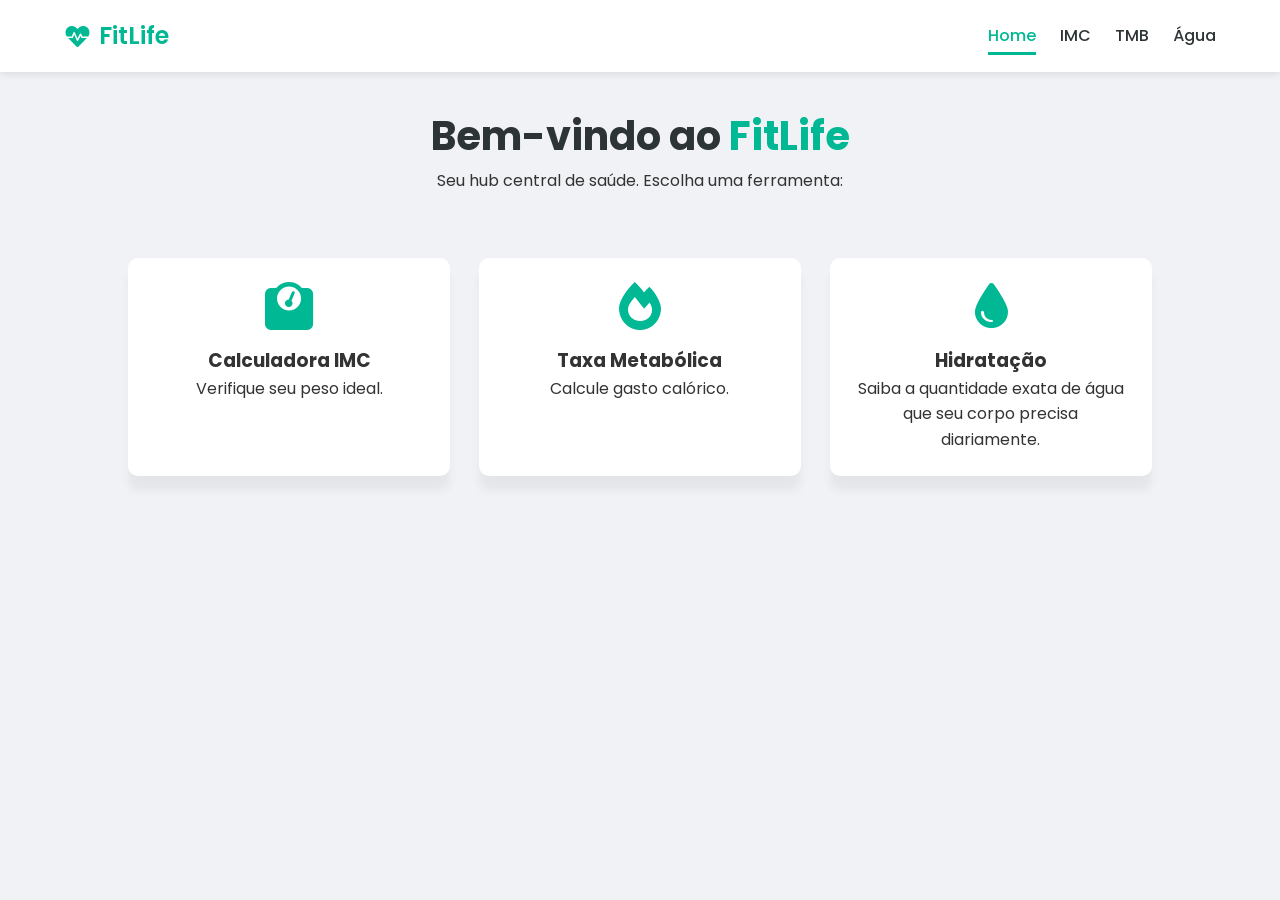
<file: index.html>
<!doctype html>
<html lang="pt-BR">
  <head>
    <meta charset="UTF-8" />
    <meta name="viewport" content="width=device-width, initial-scale=1.0" />
    <link
      href="https://fonts.googleapis.com/css2?family=Poppins:wght@300;400;600&display=swap"
      rel="stylesheet"
    />
    <link
      rel="stylesheet"
      href="https://cdnjs.cloudflare.com/ajax/libs/font-awesome/6.0.0/css/all.min.css"
    />
    <link rel="stylesheet" href="css/style.css" />
    <title>FitLife</title>
  </head>
  <body>
    <nav>
      <a href="index.html" class="logo">
        <i class="fas fa-heartbeat"></i>
        <p>FitLife</p>
      </a>

      <ul class="nav-links">
        <li><a href="index.html" class="nav-link active">Home</a></li>
        <li><a href="pages/imc.html" class="nav-link">IMC</a></li>
        <li><a href="pages/tmb.html" class="nav-link">TMB</a></li>
        <li><a href="pages/water.html" class="nav-link">Água</a></li>
      </ul>
    </nav>

    <header class="header-container">
      <h1>Bem-vindo ao <span>FitLife</span></h1>
      <p>Seu hub central de saúde. Escolha uma ferramenta:</p>
    </header>

    <main>
      <section class="features-grid">
        <a href="pages/imc.html" class="feature-card">
          <i class="fas fa-weight"></i>
          <h3>Calculadora IMC</h3>
          <p>Verifique seu peso ideal.</p>
        </a>

        <a href="pages/tmb.html" class="feature-card">
          <i class="fas fa-fire"></i>
          <h3>Taxa Metabólica</h3>
          <p>Calcule gasto calórico.</p>
        </a>

        <a href="pages/water.html" class="feature-card">
          <i class="fas fa-tint"></i>
          <h3>Hidratação</h3>
          <p>
            Saiba a quantidade exata de água que seu corpo precisa diariamente.
          </p>
        </a>
      </section>
    </main>
  </body>
</html>
</file>
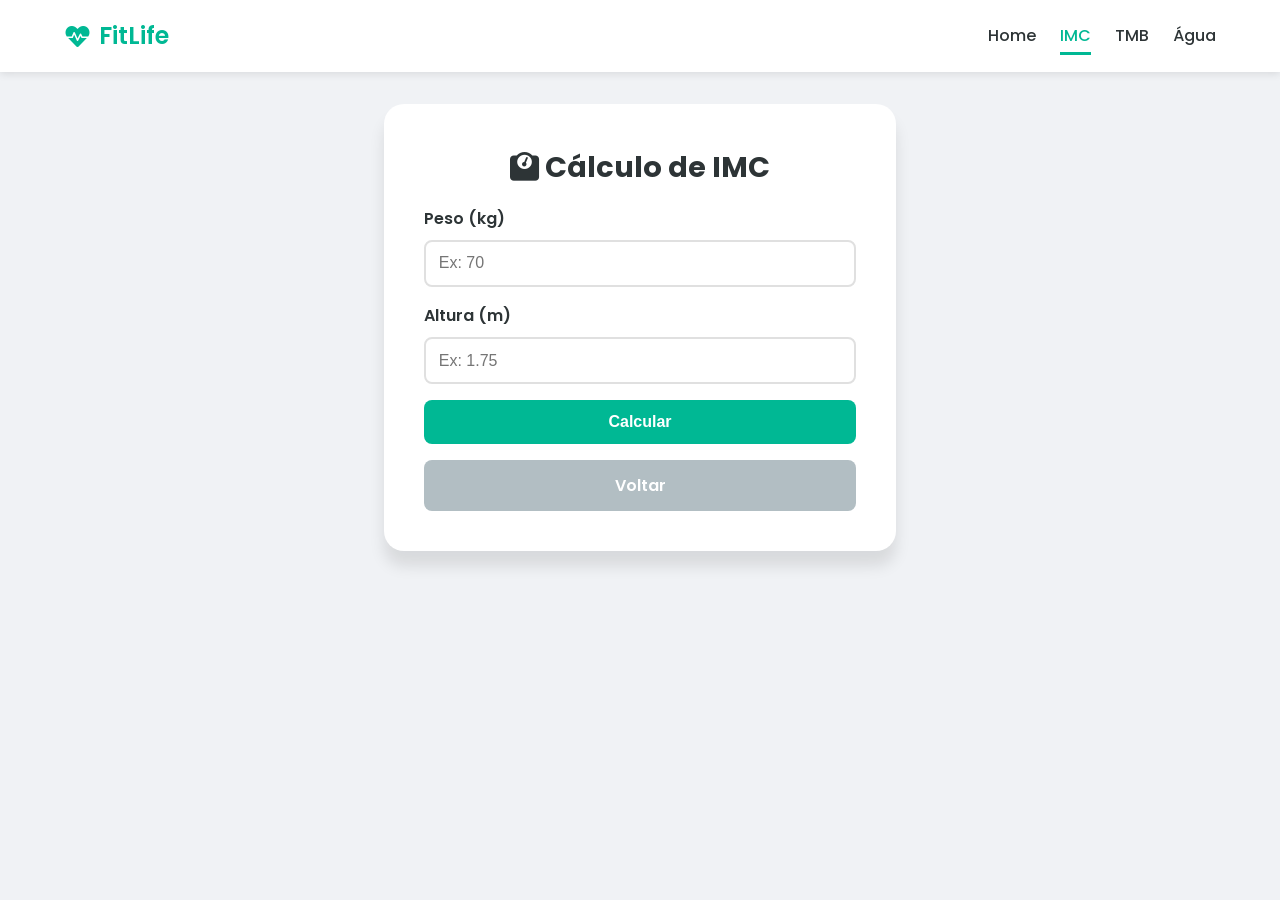
<file: pages/imc.html>
<!doctype html>
<html lang="en">
  <head>
    <meta charset="UTF-8" />
    <meta name="viewport" content="width=device-width, initial-scale=1.0" />
    <link rel="stylesheet" href="../css/style.css" />
    <link
      href="https://fonts.googleapis.com/css2?family=Poppins:wght@300;400;600&display=swap"
      rel="stylesheet"
    />
    <link
      rel="stylesheet"
      href="https://cdnjs.cloudflare.com/ajax/libs/font-awesome/6.0.0/css/all.min.css"
    />
    <title>FitLife | IMC</title>
  </head>
  <body>
    <nav>
      <a href="../index.html" class="logo">
        <i class="fas fa-heartbeat"></i>
        <p>FitLife</p>
      </a>

      <ul class="nav-links">
        <li><a href="../index.html" class="nav-link">Home</a></li>
        <li><a href="imc.html" class="nav-link active">IMC</a></li>
        <li><a href="tmb.html" class="nav-link">TMB</a></li>
        <li><a href="water.html" class="nav-link">Água</a></li>
      </ul>
    </nav>

    <main>
      <section class="tool-container">
        <header>
          <h2><i class="fas fa-weight"></i> Cálculo de IMC</h2>
        </header>

        <form>
          <div class="form-group">
            <label for="weight">Peso (kg)</label>
            <input type="number" id="weight" placeholder="Ex: 70" step="0.1" />
          </div>
          <div class="form-group">
            <label for="height">Altura (m)</label>
            <input
              type="number"
              id="height"
              placeholder="Ex: 1.75"
              step="0.01"
            />
          </div>

          <button  type="button" class="action-btn" onclick="calculateIMC()">
            Calcular
          </button>
          <a href="../index.html" class="action-btn btn-back">Voltar</a>
        </form>

        <div id="result" class="result-box">
          <p>Seu IMC é:</p>
          <h1 id="imc-value">00.0</h1>
          <p id="imc-desc">Normal</p>
        </div>
      </section>
    </main>

    <script src="../js/imc.js"></script>
  </body>
</html>
</file>
<file: css/style.css>
:root {
    --primary-color: #00b894;
    --primary-dark: #019477;
    --secondary-color: #2d3436;
    --bg-color: #f0f2f5;
    --card-bg: #ffffff;
    --text-color: #333;
    --danger-color: #d63031;
}

* {
    margin: 0;
    padding: 0;
    box-sizing: border-box;
}

body {
    font-family: 'Poppins', sans-serif;
    background-color: var(--bg-color);
    color: var(--text-color);
    line-height: 1.6;
    padding-top: var(--nav-height);
}

nav {
  display: flex;
  align-items: center;
  justify-content: space-between;
  background-color: var(--card-bg);
  box-shadow: 0 0.1rem 0.5rem rgba(0,0,0,0.1);
  padding: 0 5%;
  height: 8vh;
}

.nav-links{
  display: flex;
  gap: 1.5rem;
  list-style: none;
}

.nav-link {
  text-decoration: none;
  color: var(--secondary-color);
  font-weight: 500;
  transition: 0.3s;
  padding-bottom: 0.3rem;
}

.nav-link:hover, .nav-link.active {
  color: var(--primary-color);
  border-bottom: 3px solid var(--primary-color);
}

.logo {
  display: flex;
  align-items: center;
  gap: 0.5rem;
  font-size: 1.5rem;
  color: var(--primary-color);
  font-weight: 600;
  text-decoration: none;

}

.header-container {
  text-align: center;
  padding: 2rem 0;
}

.header-container h1 {
  font-size: 2.5rem;
  color: var(--secondary-color);
}

.header-container h1 span {
  color: var(--primary-color);
}

.header-container p {
  color: var(--text-color);
}

main {
  width: 80%;
  margin: 0 auto;
  margin-top: 2rem;
}

.features-grid {
  display: grid;
  grid-template-columns: repeat(auto-fit, minmax(15rem, 1fr));
  gap: 1.8rem;
}

.feature-card {
  background-color: var(--card-bg);
  padding: 1.5rem;
  border-radius: 10px;
  text-align: center;
  box-shadow: 0 15px 10px rgba(0,0,0,0.05);
  transition: transform 0.3s;
  text-decoration: none;
  color: inherit;
}

.feature-card:hover {
    transform: translateY(-0.3rem);
    border: 2px solid var(--primary-color);
}

.feature-card i {
    font-size: 3rem;
    color: var(--primary-color);
    margin-bottom: 1rem;
}

.tool-container {
    display: flex;
    flex-direction: column;
    gap: 1rem;
    width: 40vw;;
    margin: 0 auto;
    background: var(--card-bg);
    padding: 2.5rem;
    border-radius: 1.25rem;
    box-shadow: 0 15px 15px rgba(0,0,0,0.1);
}

.tool-container header {
  text-align: center;
}

.tool-container header h2 {
  color: var(--secondary-color);
  font-size: 1.8rem;
}

.tool-container form {
  display: flex;
  flex-direction: column;
  gap: 1rem;
}

.form-group {
  display: flex;
  flex-direction: column;
  gap: 0.5rem;
}

.form-group label {
  font-weight: 600;
  color: var(--secondary-color);
}

.form-group input, .form-group select {
  padding: 0.8rem;
  border: 2px solid #e0e0e0;
  border-radius: 0.5rem;
  font-size: 1rem;
  transition: 0.3s;
}

.form-group input:focus, .form-group select:focus {
  outline: none;
  border-color: var(--primary-color);
}

.action-btn {
  padding: 0.8rem;
  background-color: var(--primary-color);
  color: white;
  border: none;
  border-radius: 0.5rem;
  font-size: 1rem;
  font-weight: 600;
  cursor: pointer;
  transition: 0.3s;
}

.action-btn:hover {
  background-color: var(--primary-dark);
}

.btn-back {
  background-color: #b2bec3;
  text-decoration: none;
  color: white;
  text-align: center;
}

.result-box {
  margin-top: 1.8rem;
  padding: 1.25rem;
  background-color: #e8f8f5;
  border-radius: 0.6rem;
  text-align: center;
  display: none;
}

.result-box.show { display: block; }


@media (max-width:480px){
  nav{
    flex-direction:column;
    justify-content:center;
    height:12vh;
  }
}
</file>
